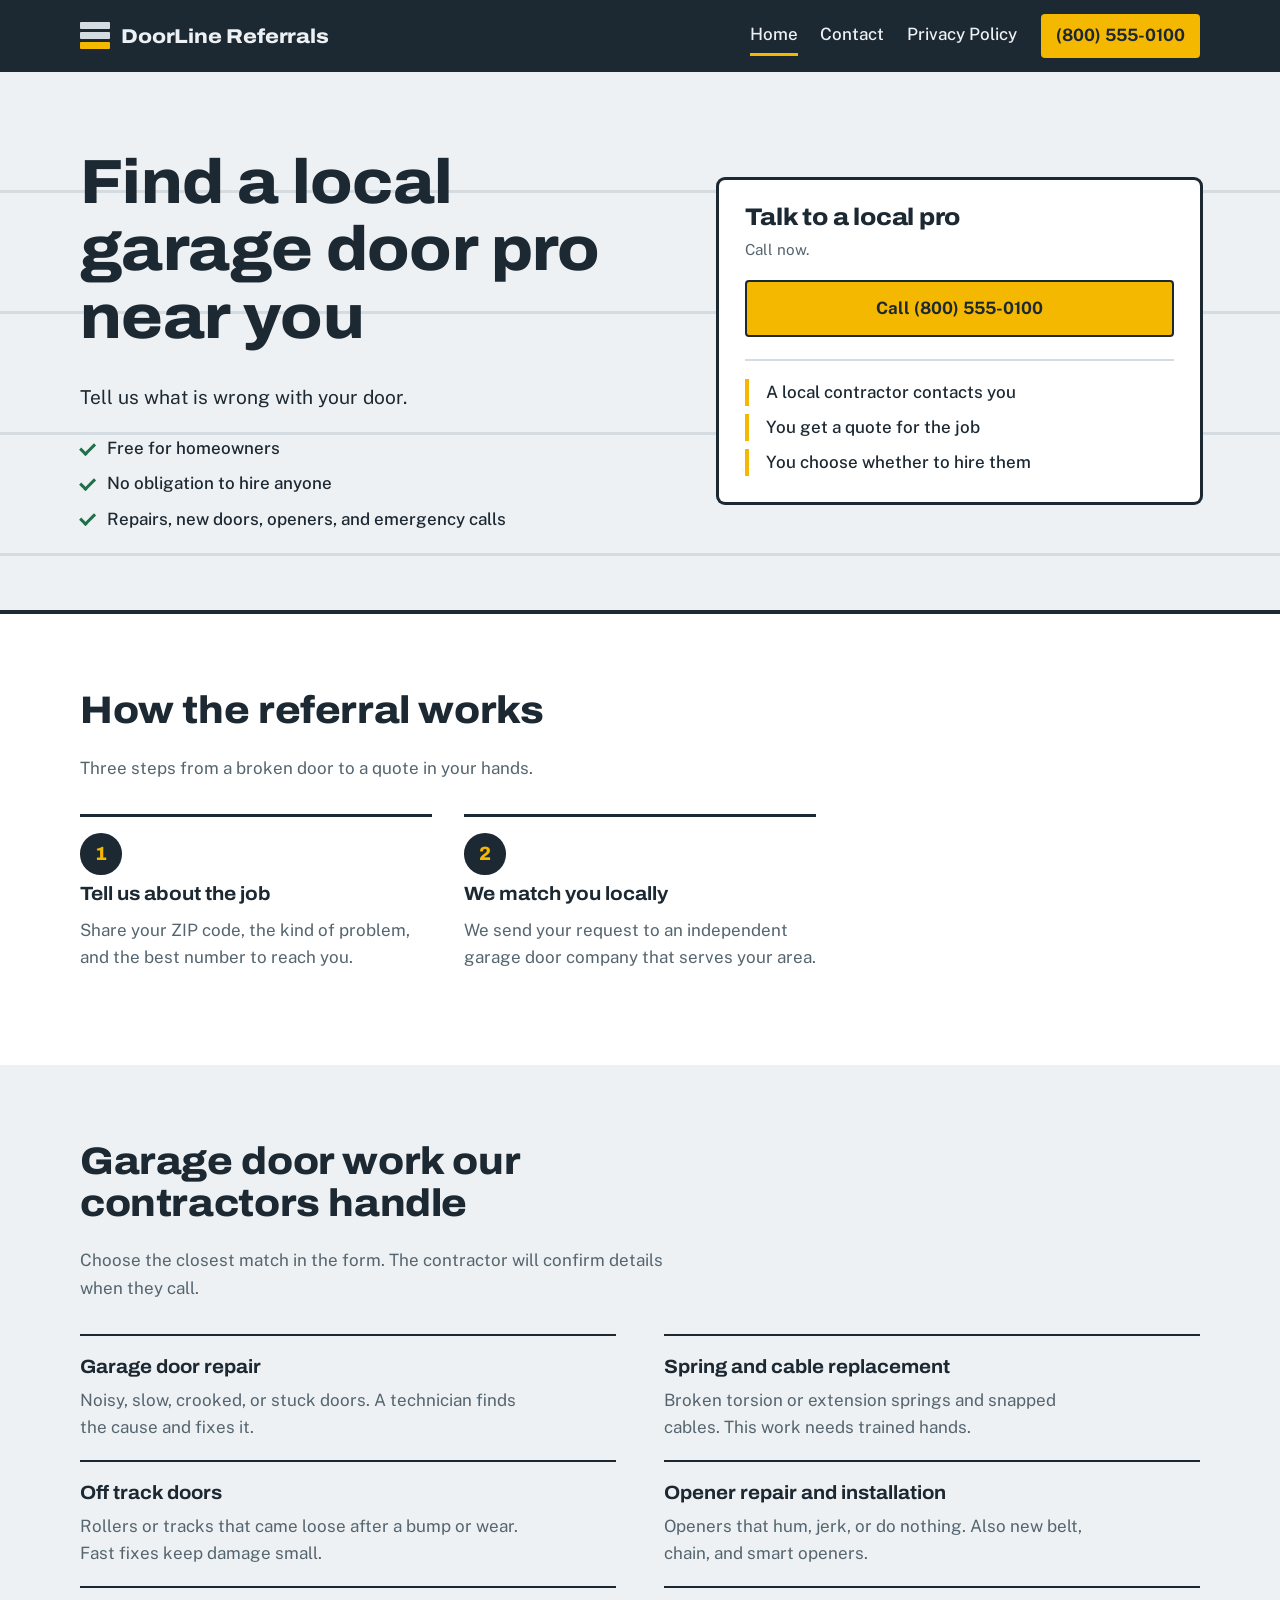
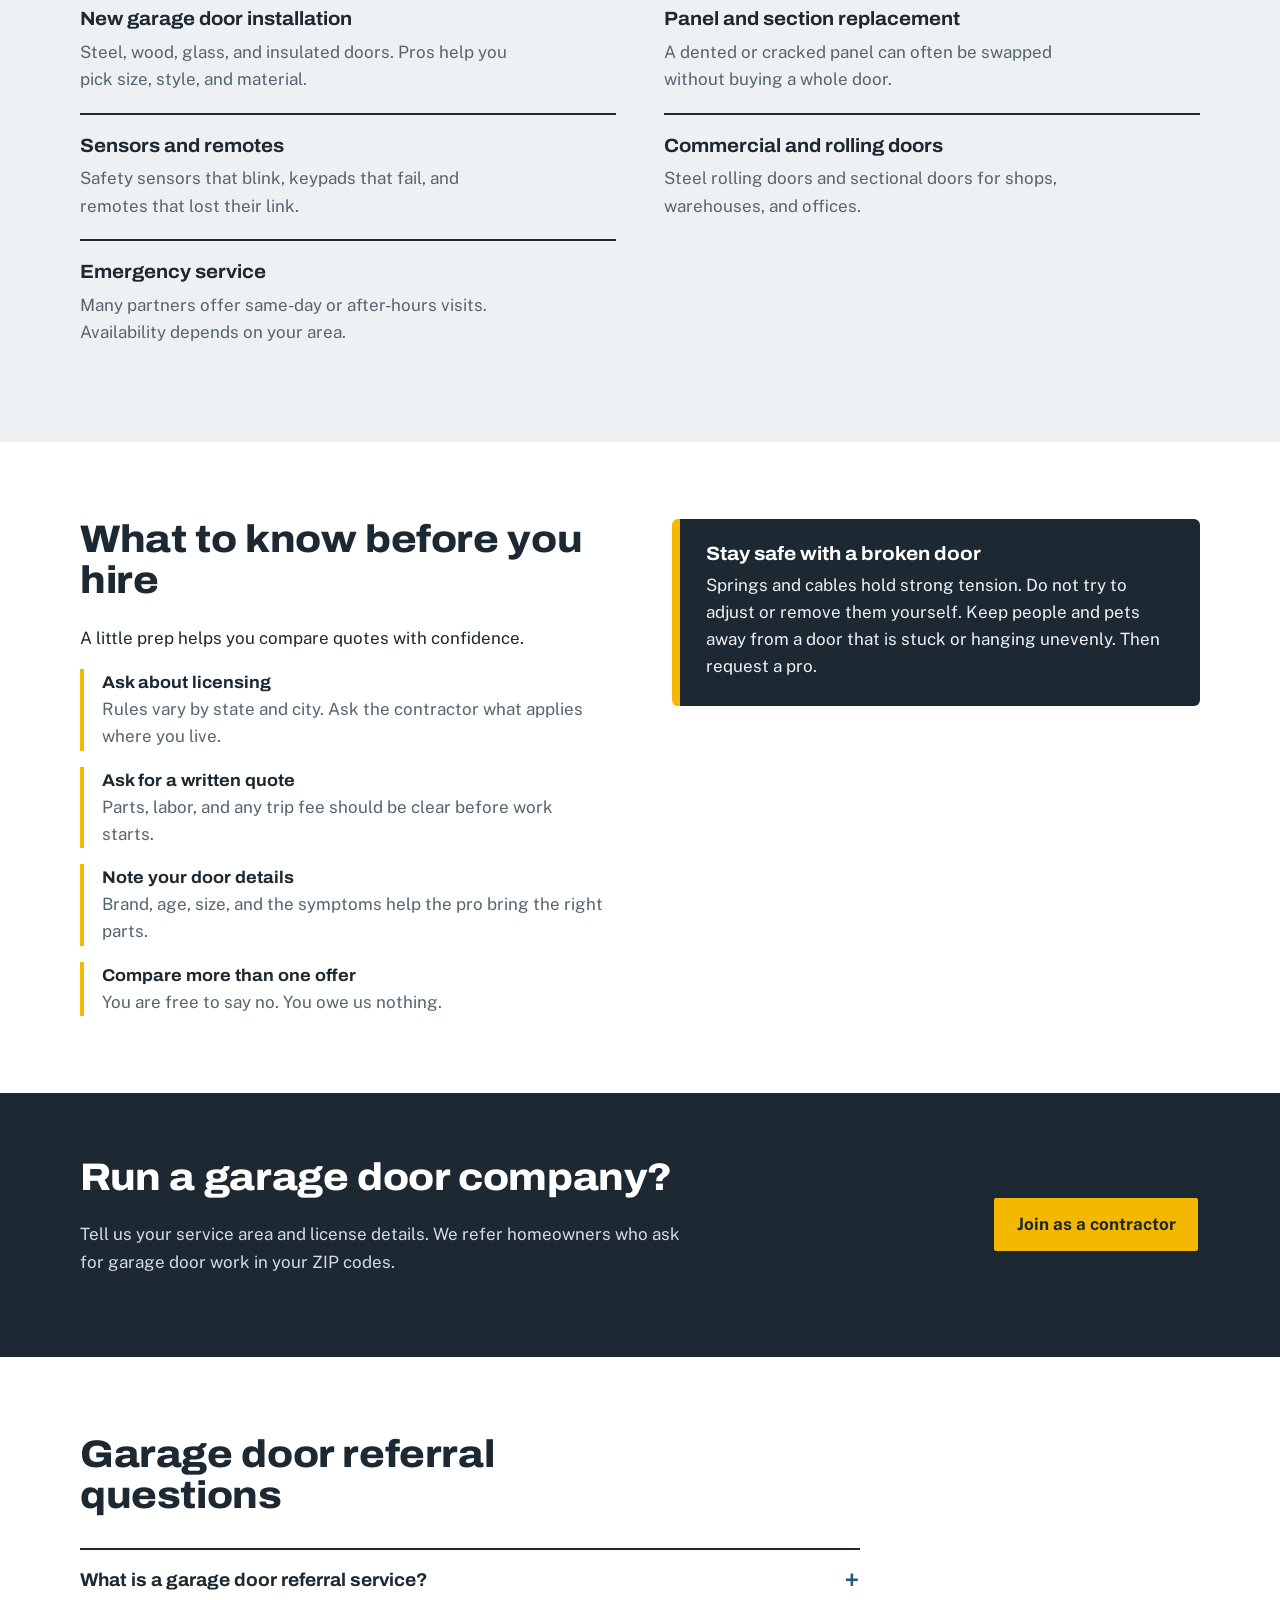
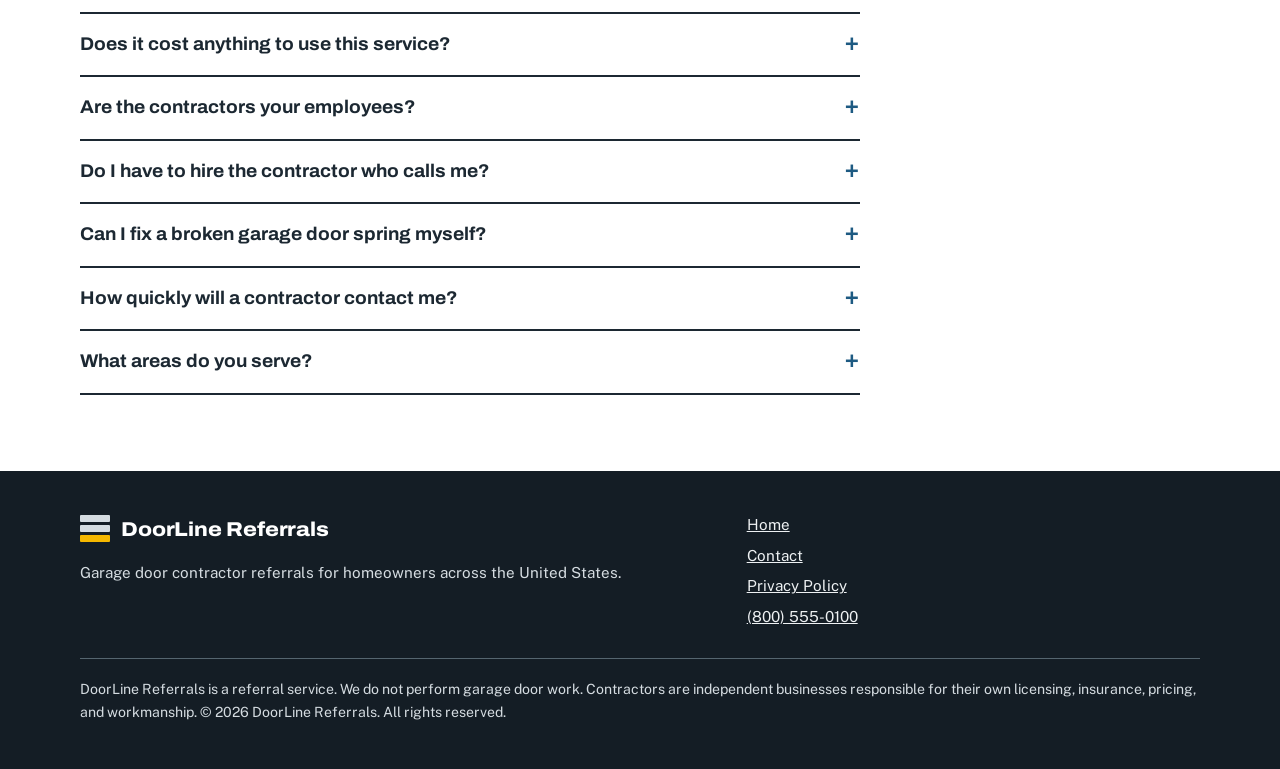
<file: index.html>
<!DOCTYPE html>
<html lang="en-US">
<head>
<meta charset="utf-8">
<meta name="viewport" content="width=device-width, initial-scale=1">
<title>Garage Door Contractor Referrals Near You | DoorLine Referrals</title>
<meta name="description" content="Need garage door repair or a new door? Tell us what you need. We refer your request to an independent local garage door contractor. Free for homeowners.">
<link rel="canonical" href="https://moderngaragedoors.pages.dev/">
<link rel="icon" href="https://moderngaragedoors.pages.dev/garage-door-line-repair-logo.webp" type="image/webp"/>
<meta name="robots" content="index, follow, max-image-preview:large">
<meta property="og:type" content="website">
<meta property="og:title" content="Garage Door Contractor Referrals Near You | DoorLine Referrals">
<meta property="og:description" content="We connect homeowners with independent local garage door contractors. Free to request. No obligation to hire.">
<meta property="og:url" content="https://moderngaragedoors.pages.dev/">
<meta name="theme-color" content="#1c2832">
<link rel="preconnect" href="https://fonts.googleapis.com">
<link rel="preconnect" href="https://fonts.gstatic.com" crossorigin>
<link rel="stylesheet" href="https://fonts.googleapis.com/css2?family=Archivo:wdth,wght@75..125,500..900&family=Public+Sans:wght@400;500;600;700&display=swap">
<link rel="stylesheet" href="styles.css">
<script type="application/ld+json">
{
  "@context": "https://schema.org",
  "@graph": [
    {
      "@type": "Organization",
      "@id": "https://moderngaragedoors.pages.dev/#organization",
      "name": "DoorLine Referrals",
      "url": "https://moderngaragedoors.pages.dev/contact",
      "telephone": "+1-800-555-0100",
      "areaServed": { "@type": "Country", "name": "United States" },
      "contactPoint": {
        "@type": "ContactPoint",
        "contactType": "customer service",
        "telephone": "+1-800-555-0100",
        "areaServed": "US",
        "availableLanguage": "English"
      }
    },
    {
      "@type": "WebSite",
      "@id": "https://moderngaragedoors.pages.dev/#website",
      "url": "https://moderngaragedoors.pages.dev/",
      "name": "DoorLine Referrals",
      "publisher": { "@id": "https://moderngaragedoors.pages.dev/#organization" },
      "inLanguage": "en-US"
    },
    {
      "@type": "WebPage",
      "@id": "https://moderngaragedoors.pages.dev/#webpage",
      "url": "https://moderngaragedoors.pages.dev/",
      "name": "Garage Door Contractor Referrals Near You",
      "description": "Homeowners request garage door service and we refer them to independent local contractors.",
      "isPartOf": { "@id": "https://moderngaragedoors.pages.dev/#website" },
      "about": { "@id": "https://moderngaragedoors.pages.dev/#service" },
      "breadcrumb": { "@id": "https://moderngaragedoors.pages.dev/contact#breadcrumb" },
      "inLanguage": "en-US"
    },
    {
      "@type": "Service",
      "@id": "https://moderngaragedoors.pages.dev/#service",
      "name": "Garage door contractor referral service",
      "serviceType": "Garage door contractor referral",
      "provider": { "@id": "https://moderngaragedoors.pages.dev/#organization" },
      "areaServed": { "@type": "Country", "name": "United States" },
      "audience": { "@type": "Audience", "audienceType": "Homeowners" },
      "description": "A free referral service that connects homeowners with independent local garage door repair and installation contractors."
    },
    {
      "@type": "BreadcrumbList",
      "@id": "https://moderngaragedoors.pages.dev/contact#breadcrumb",
      "itemListElement": [
        { "@type": "ListItem", "position": 1, "name": "Home", "item": "https://moderngaragedoors.pages.dev/contact" }
      ]
    },
    {
      "@type": "FAQPage",
      "@id": "https://moderngaragedoors.pages.dev/contact#faq",
      "mainEntity": [
        {
          "@type": "Question",
          "name": "What is a garage door referral service?",
          "acceptedAnswer": { "@type": "Answer", "text": "We are a go-between. You tell us about your garage door problem. We send your request to an independent contractor who serves your area. The contractor then contacts you directly." }
        },
        {
          "@type": "Question",
          "name": "Does it cost anything to use this service?",
          "acceptedAnswer": { "@type": "Answer", "text": "No. Homeowners pay nothing to send a request. You only pay the contractor if you choose to hire them for the work." }
        },
        {
          "@type": "Question",
          "name": "Are the contractors your employees?",
          "acceptedAnswer": { "@type": "Answer", "text": "No. Every contractor is an independent business. We do not perform garage door work, and we do not control how contractors price or complete their jobs." }
        },
        {
          "@type": "Question",
          "name": "Do I have to hire the contractor who calls me?",
          "acceptedAnswer": { "@type": "Answer", "text": "No. You can ask questions, compare quotes, and say no at any time. There is no obligation." }
        },
        {
          "@type": "Question",
          "name": "Can I fix a broken garage door spring myself?",
          "acceptedAnswer": { "@type": "Answer", "text": "We advise against it. Garage door springs hold very high tension and can cause serious injury. Leave spring and cable repairs to a trained technician." }
        },
        {
          "@type": "Question",
          "name": "How quickly will a contractor contact me?",
          "acceptedAnswer": { "@type": "Answer", "text": "Response time depends on your area and the time of day. If your door is stuck open or you need urgent help, say so in your request." }
        },
        {
          "@type": "Question",
          "name": "What areas do you serve?",
          "acceptedAnswer": { "@type": "Answer", "text": "We match requests across the United States by ZIP code. Coverage varies by area, so enter your ZIP code to start." }
        }
      ]
    }
  ]
}
</script>
</head>
<body>
<a class="skip" href="#main">Skip to main content</a>

<header class="site-header">
  <div class="wrap bar">
    <a class="brand" href="index.html" aria-label="DoorLine Referrals home">
      <span class="brand-mark" aria-hidden="true"><i></i><i></i><i></i></span>
      <span class="brand-name">DoorLine Referrals</span>
    </a>
    <nav aria-label="Main">
      <a href="index.html" aria-current="page">Home</a>
      <a href="contact.html">Contact</a>
      <a href="privacy-policy.html">Privacy Policy</a>
    </nav>
    <a class="tel" href="tel:+18005550100">(800) 555-0100</a>
  </div>
</header>

<main id="main">

  <section class="hero" aria-labelledby="hero-title">
    <div class="wrap hero-grid">
      <div>
        <h1 id="hero-title">Find a local garage door pro near you</h1>
        <p class="lead">Tell us what is wrong with your door.</p>
        <ul class="trust">
          <li>Free for homeowners</li>
          <li>No obligation to hire anyone</li>
          <li>Repairs, new doors, openers, and emergency calls</li>
        </ul>
      </div>

      <div class="quote-wrap">
        <div class="door" aria-hidden="true"><span></span><span></span><span></span><span></span></div>
        <div class="quote callcard">
          <h2>Talk to a local pro</h2>
          <p class="hint">Call now.</p>
          <a class="btn full" href="tel:+18005550100">Call (800) 555-0100</a>
          <ul class="next">
            <li>A local contractor contacts you</li>
            <li>You get a quote for the job</li>
            <li>You choose whether to hire them</li>
          </ul>
        </div>
      </div>
    </div>
  </section>

  <section class="section" id="how-it-works" aria-labelledby="how-title">
    <div class="wrap">
      <div class="section-head">
        <h2 id="how-title">How the referral works</h2>
        <p>Three steps from a broken door to a quote in your hands.</p>
      </div>
      <ol class="steps">
        <li>
          <h3>Tell us about the job</h3>
          <p>Share your ZIP code, the kind of problem, and the best number to reach you.</p>
        </li>
        <li>
          <h3>We match you locally</h3>
          <p>We send your request to an independent garage door company that serves your area.</p>
        </li>
      </ol>
    </div>
  </section>

  <section class="section tint" id="services" aria-labelledby="svc-title">
    <div class="wrap">
      <div class="section-head">
        <h2 id="svc-title">Garage door work our contractors handle</h2>
        <p>Choose the closest match in the form. The contractor will confirm details when they call.</p>
      </div>
      <dl class="svc">
        <div><dt>Garage door repair</dt><dd>Noisy, slow, crooked, or stuck doors. A technician finds the cause and fixes it.</dd></div>
        <div><dt>Spring and cable replacement</dt><dd>Broken torsion or extension springs and snapped cables. This work needs trained hands.</dd></div>
        <div><dt>Off track doors</dt><dd>Rollers or tracks that came loose after a bump or wear. Fast fixes keep damage small.</dd></div>
        <div><dt>Opener repair and installation</dt><dd>Openers that hum, jerk, or do nothing. Also new belt, chain, and smart openers.</dd></div>
        <div><dt>New garage door installation</dt><dd>Steel, wood, glass, and insulated doors. Pros help you pick size, style, and material.</dd></div>
        <div><dt>Panel and section replacement</dt><dd>A dented or cracked panel can often be swapped without buying a whole door.</dd></div>
        <div><dt>Sensors and remotes</dt><dd>Safety sensors that blink, keypads that fail, and remotes that lost their link.</dd></div>
        <div><dt>Commercial and rolling doors</dt><dd>Steel rolling doors and sectional doors for shops, warehouses, and offices.</dd></div>
        <div><dt>Emergency service</dt><dd>Many partners offer same-day or after-hours visits. Availability depends on your area.</dd></div>
      </dl>
    </div>
  </section>

  <section class="section" id="before-you-call" aria-labelledby="tips-title">
    <div class="wrap split">
      <div>
        <h2 id="tips-title">What to know before you hire</h2>
        <p>A little prep helps you compare quotes with confidence.</p>
        <ul class="checks">
          <li><strong>Ask about licensing</strong><span>Rules vary by state and city. Ask the contractor what applies where you live.</span></li>
          <li><strong>Ask for a written quote</strong><span>Parts, labor, and any trip fee should be clear before work starts.</span></li>
          <li><strong>Note your door details</strong><span>Brand, age, size, and the symptoms help the pro bring the right parts.</span></li>
          <li><strong>Compare more than one offer</strong><span>You are free to say no. You owe us nothing.</span></li>
        </ul>
      </div>
      <aside class="warn" aria-labelledby="safety-title">
        <h3 id="safety-title">Stay safe with a broken door</h3>
        <p>Springs and cables hold strong tension. Do not try to adjust or remove them yourself. Keep people and pets away from a door that is stuck or hanging unevenly. Then request a pro.</p>
      </aside>
    </div>
  </section>

  <section class="pro-band" id="for-contractors" aria-labelledby="pro-title">
    <div class="wrap grid">
      <div>
        <h2 id="pro-title">Run a garage door company?</h2>
        <p>Tell us your service area and license details. We refer homeowners who ask for garage door work in your ZIP codes.</p>
      </div>
      <a class="btn" href="contact.html?topic=contractor">Join as a contractor</a>
    </div>
  </section>

  <section class="section" id="faq" aria-labelledby="faq-title">
    <div class="wrap">
      <div class="section-head">
        <h2 id="faq-title">Garage door referral questions</h2>
      </div>
      <div class="faq">
        <details>
          <summary>What is a garage door referral service?</summary>
          <p>We are a go-between. You tell us about your garage door problem. We send your request to an independent contractor who serves your area. The contractor then contacts you directly.</p>
        </details>
        <details>
          <summary>Does it cost anything to use this service?</summary>
          <p>No. Homeowners pay nothing to send a request. You only pay the contractor if you choose to hire them for the work.</p>
        </details>
        <details>
          <summary>Are the contractors your employees?</summary>
          <p>No. Every contractor is an independent business. We do not perform garage door work, and we do not control how contractors price or complete their jobs.</p>
        </details>
        <details>
          <summary>Do I have to hire the contractor who calls me?</summary>
          <p>No. You can ask questions, compare quotes, and say no at any time. There is no obligation.</p>
        </details>
        <details>
          <summary>Can I fix a broken garage door spring myself?</summary>
          <p>We advise against it. Garage door springs hold very high tension and can cause serious injury. Leave spring and cable repairs to a trained technician.</p>
        </details>
        <details>
          <summary>How quickly will a contractor contact me?</summary>
          <p>Response time depends on your area and the time of day. If your door is stuck open or you need urgent help, say so in your request.</p>
        </details>
        <details>
          <summary>What areas do you serve?</summary>
          <p>We match requests across the United States by ZIP code. Coverage varies by area, so enter your ZIP code to start.</p>
        </details>
      </div>
    </div>
  </section>

</main>

<footer class="site-footer">
  <div class="wrap">
    <div class="foot">
      <div>
        <a class="brand" href="index.html"><span class="brand-mark" aria-hidden="true"><i></i><i></i><i></i></span><span class="brand-name">DoorLine Referrals</span></a>
        <p style="margin-top:1rem">Garage door contractor referrals for homeowners across the United States.</p>
      </div>
      <ul>
        <li><a href="index.html">Home</a></li>
        <li><a href="contact.html">Contact</a></li>
        <li><a href="privacy-policy.html">Privacy Policy</a></li>
        <li><a href="tel:+18005550100">(800) 555-0100</a></li>
      </ul>
    </div>
    <p class="disclosure">DoorLine Referrals is a referral service. We do not perform garage door work. Contractors are independent businesses responsible for their own licensing, insurance, pricing, and workmanship. &copy; 2026 DoorLine Referrals. All rights reserved.</p>
  </div>
</footer>

<script src="script.js" defer></script>
</body>
</html>
</file>
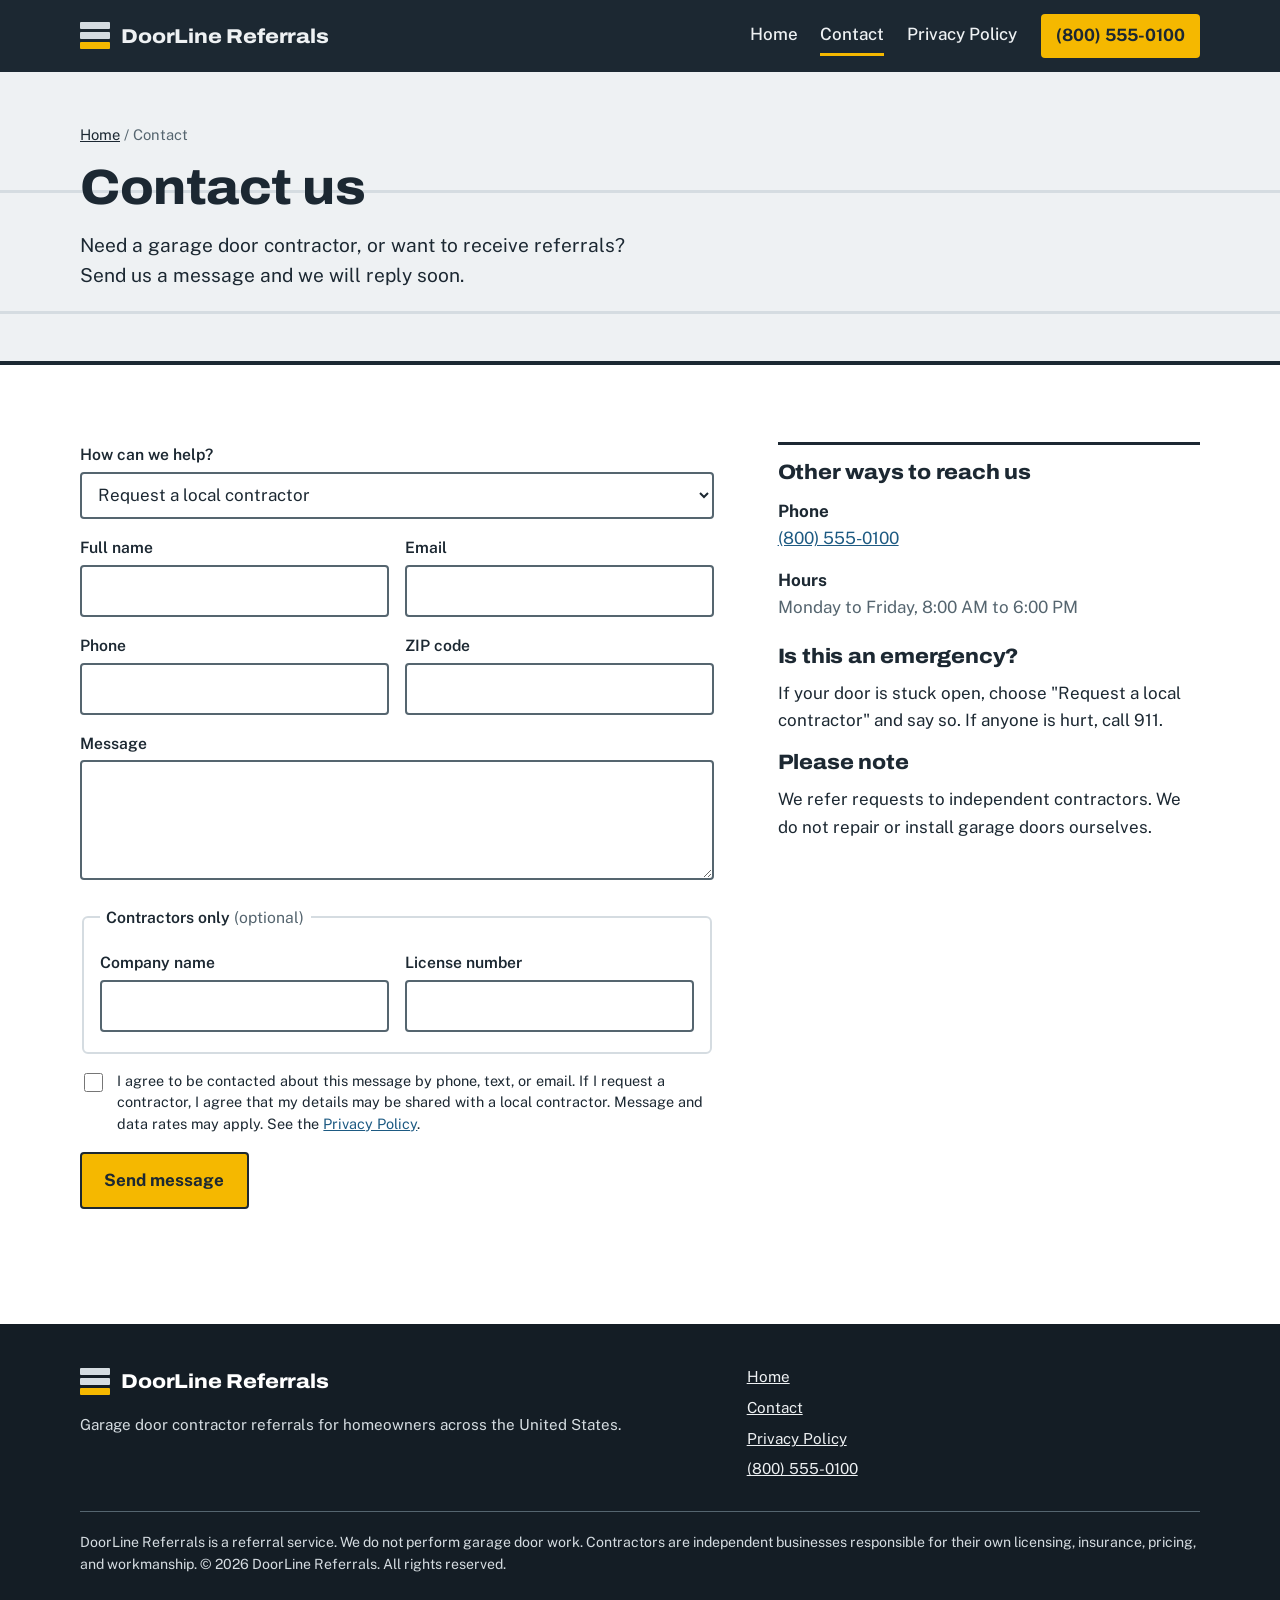
<file: contact.html>
<!DOCTYPE html>
<html lang="en-US">
<head>
<meta charset="utf-8">
<meta name="viewport" content="width=device-width, initial-scale=1">
<title>Contact DoorLine Referrals | Garage Door Referral Requests</title>
<meta name="description" content="Request a local garage door service, join our network as a contractor, or ask a question. Send a message to DoorLine Referrals.">
<link rel="canonical" href="https://moderngaragedoors.pages.dev/contact">
<link rel="icon" href="https://moderngaragedoors.pages.dev/garage-door-line-repair-logo.webp" type="image/webp"/>
<meta name="robots" content="index, follow, max-image-preview:large">
<meta property="og:type" content="website">
<meta property="og:title" content="Contact DoorLine Referrals">
<meta property="og:description" content="Request a garage door contractor or join our contractor network.">
<meta property="og:url" content="https://moderngaragedoors.pages.dev/contact">
<meta name="theme-color" content="#1c2832">
<link rel="preconnect" href="https://fonts.googleapis.com">
<link rel="preconnect" href="https://fonts.gstatic.com" crossorigin>
<link rel="stylesheet" href="https://fonts.googleapis.com/css2?family=Archivo:wdth,wght@75..125,500..900&family=Public+Sans:wght@400;500;600;700&display=swap">
<link rel="stylesheet" href="styles.css">
<script type="application/ld+json">
{
  "@context": "https://schema.org",
  "@graph": [
    {
      "@type": "Organization",
      "@id": "https://moderngaragedoors.pages.dev/#organization",
      "name": "DoorLine Referrals",
      "url": "https://moderngaragedoors.pages.dev/",
      "telephone": "+1-800-555-0100",
      "areaServed": { "@type": "Country", "name": "United States" },
      "contactPoint": {
        "@type": "ContactPoint",
        "contactType": "customer service",
        "telephone": "+1-800-555-0100",
        "areaServed": "US",
        "availableLanguage": "English"
      }
    },
    {
      "@type": "ContactPage",
      "@id": "https://moderngaragedoors.pages.dev/contact#webpage",
      "url": "https://moderngaragedoors.pages.dev/contact",
      "name": "Contact DoorLine Referrals",
      "description": "Contact page for garage door service and contractor applications.",
      "isPartOf": { "@id": "https://moderngaragedoors.pages.dev/#website" },
      "about": { "@id": "https://moderngaragedoors.pages.dev/#organization" },
      "breadcrumb": { "@id": "https://moderngaragedoors.pages.dev/contact#breadcrumb" },
      "inLanguage": "en-US"
    },
    {
      "@type": "BreadcrumbList",
      "@id": "https://moderngaragedoors.pages.dev/contact#breadcrumb",
      "itemListElement": [
        { "@type": "ListItem", "position": 1, "name": "Home", "item": "https://moderngaragedoors.pages.dev/" },
        { "@type": "ListItem", "position": 2, "name": "Contact", "item": "https://moderngaragedoors.pages.dev/contact" }
      ]
    },
    {
      "@type": "FAQPage",
      "@id": "https://moderngaragedoors.pages.dev/contact#faq",
      "mainEntity": [
        {
          "@type": "Question",
          "name": "How do I request a garage door contractor?",
          "acceptedAnswer": { "@type": "Answer", "text": "Choose Request a local contractor in the form, add your ZIP code and a short note about the problem, and send it. A local contractor will contact you." }
        },
        {
          "@type": "Question",
          "name": "How can a garage door company join your network?",
          "acceptedAnswer": { "@type": "Answer", "text": "Choose Join as a contractor in the form. Share your company name, license details, and the ZIP codes you serve. We will review your details and reply by email." }
        }
      ]
    }
  ]
}
</script>
</head>
<body>
<a class="skip" href="#main">Skip to main content</a>

<header class="site-header">
  <div class="wrap bar">
    <a class="brand" href="index.html" aria-label="DoorLine Referrals home">
      <span class="brand-mark" aria-hidden="true"><i></i><i></i><i></i></span>
      <span class="brand-name">DoorLine Referrals</span>
    </a>
    <nav aria-label="Main">
      <a href="index.html">Home</a>
      <a href="contact.html" aria-current="page">Contact</a>
      <a href="privacy-policy.html">Privacy Policy</a>
    </nav>
    <a class="tel" href="tel:+18005550100">(800) 555-0100</a>
  </div>
</header>

<main id="main">

  <section class="hero small" aria-labelledby="page-title">
    <div class="wrap">
      <p class="crumbs"><a href="index.html">Home</a> / Contact</p>
      <h1 id="page-title">Contact us</h1>
      <p class="lead">Need a garage door contractor, or want to receive referrals? Send us a message and we will reply soon.</p>
    </div>
  </section>

  <section class="section" aria-label="Contact form and details">
    <div class="wrap contact-grid">

      <form id="contact-form" data-form action="https://formspree.io/f/YOUR_FORM_ID" method="POST">
        <input type="hidden" name="form_name" value="Contact page">
        <input type="hidden" name="_subject" value="New message from the contact page">
        <div class="hp" aria-hidden="true"><label>Leave this field empty<input type="text" name="_gotcha" tabindex="-1" autocomplete="off"></label></div>

        <div class="field">
          <label for="topic">How can we help?</label>
          <select id="topic" name="topic" required>
            <option value="homeowner">Request a local contractor</option>
            <option value="contractor">Join as a contractor</option>
            <option value="question">Ask a general question</option>
            <option value="privacy">Privacy request</option>
          </select>
        </div>

        <div class="row">
          <div class="field">
            <label for="c-name">Full name</label>
            <input type="text" id="c-name" name="name" autocomplete="name" required>
          </div>
          <div class="field">
            <label for="c-email">Email</label>
            <input type="email" id="c-email" name="email" autocomplete="email" required>
          </div>
        </div>

        <div class="row">
          <div class="field">
            <label for="c-phone">Phone</label>
            <input type="tel" id="c-phone" name="phone" autocomplete="tel" inputmode="tel" required>
          </div>
          <div class="field">
            <label for="c-zip">ZIP code</label>
            <input type="text" id="c-zip" name="zip" autocomplete="postal-code" inputmode="numeric" pattern="[0-9]{5}" maxlength="5" required>
          </div>
        </div>

        <div class="field">
          <label for="c-msg">Message</label>
          <textarea id="c-msg" name="message" required></textarea>
        </div>

        <fieldset class="field" style="border:2px solid var(--panel);border-radius:6px;padding:1rem 1rem .2rem;margin-bottom:1rem">
          <legend style="padding:0 .4rem">Contractors only <span class="opt">(optional)</span></legend>
          <div class="row">
            <div class="field">
              <label for="c-company">Company name</label>
              <input type="text" id="c-company" name="company" autocomplete="organization">
            </div>
            <div class="field">
              <label for="c-license">License number</label>
              <input type="text" id="c-license" name="license">
            </div>
          </div>
        </fieldset>

        <label class="consent">
          <input type="checkbox" name="consent" value="yes" required>
          <span>I agree to be contacted about this message by phone, text, or email. If I request a contractor, I agree that my details may be shared with a local contractor. Message and data rates may apply. See the <a href="privacy-policy.html">Privacy Policy</a>.</span>
        </label>
        <button class="btn" type="submit">Send message</button>
        <p class="form-status" role="status" aria-live="polite"></p>
      </form>

      <aside class="side" aria-label="Contact details">
        <h2>Other ways to reach us</h2>
        <dl>
          <dt>Phone</dt>
          <dd><a href="tel:+18005550100">(800) 555-0100</a></dd>
          <dt>Hours</dt>
          <dd>Monday to Friday, 8:00 AM to 6:00 PM</dd>
                  </dl>
        <h2>Is this an emergency?</h2>
        <p>If your door is stuck open, choose "Request a local contractor" and say so. If anyone is hurt, call 911.</p>
        <h2>Please note</h2>
        <p>We refer requests to independent contractors. We do not repair or install garage doors ourselves.</p>
      </aside>

    </div>
  </section>

</main>

<footer class="site-footer">
  <div class="wrap">
    <div class="foot">
      <div>
        <a class="brand" href="index.html"><span class="brand-mark" aria-hidden="true"><i></i><i></i><i></i></span><span class="brand-name">DoorLine Referrals</span></a>
        <p style="margin-top:1rem">Garage door contractor referrals for homeowners across the United States.</p>
      </div>
      <ul>
        <li><a href="index.html">Home</a></li>
        <li><a href="contact.html">Contact</a></li>
        <li><a href="privacy-policy.html">Privacy Policy</a></li>
        <li><a href="tel:+18005550100">(800) 555-0100</a></li>
      </ul>
    </div>
    <p class="disclosure">DoorLine Referrals is a referral service. We do not perform garage door work. Contractors are independent businesses responsible for their own licensing, insurance, pricing, and workmanship. &copy; 2026 DoorLine Referrals. All rights reserved.</p>
  </div>
</footer>

<script src="script.js" defer></script>
</body>
</html>
</file>
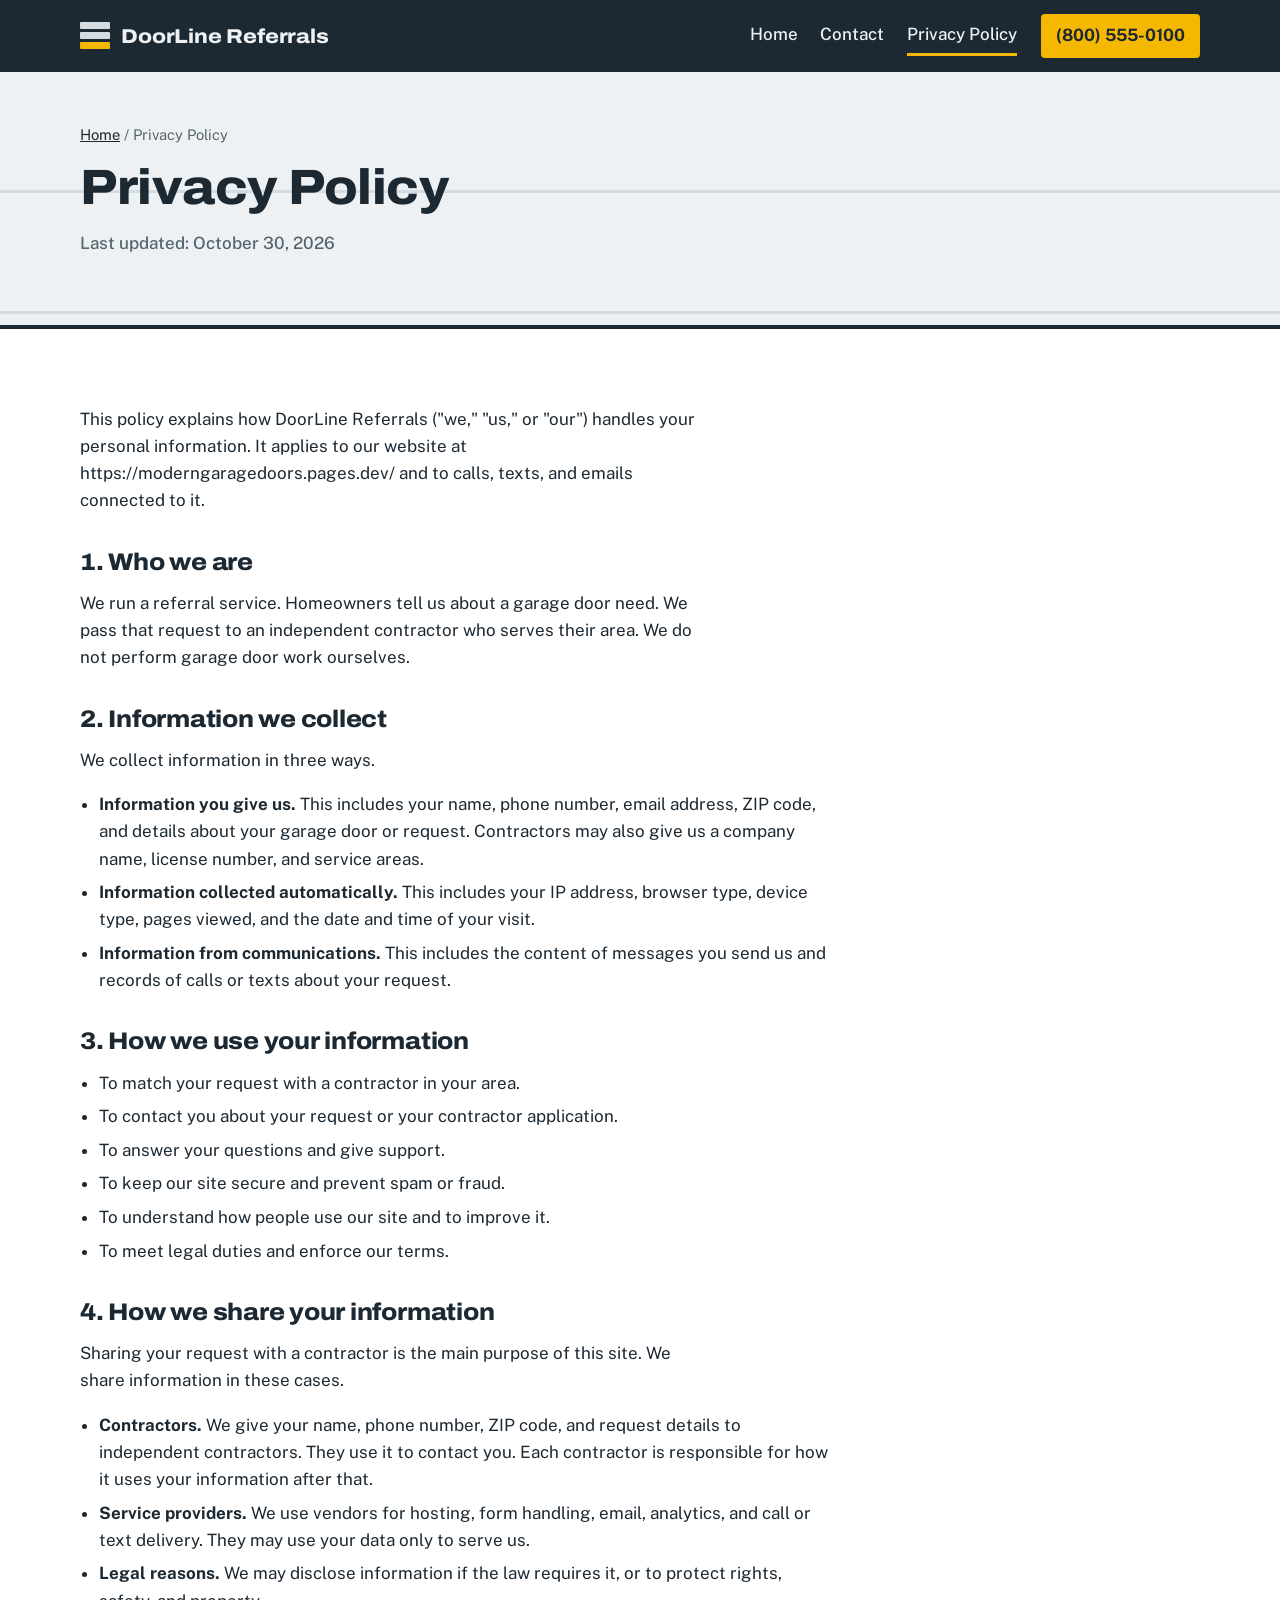
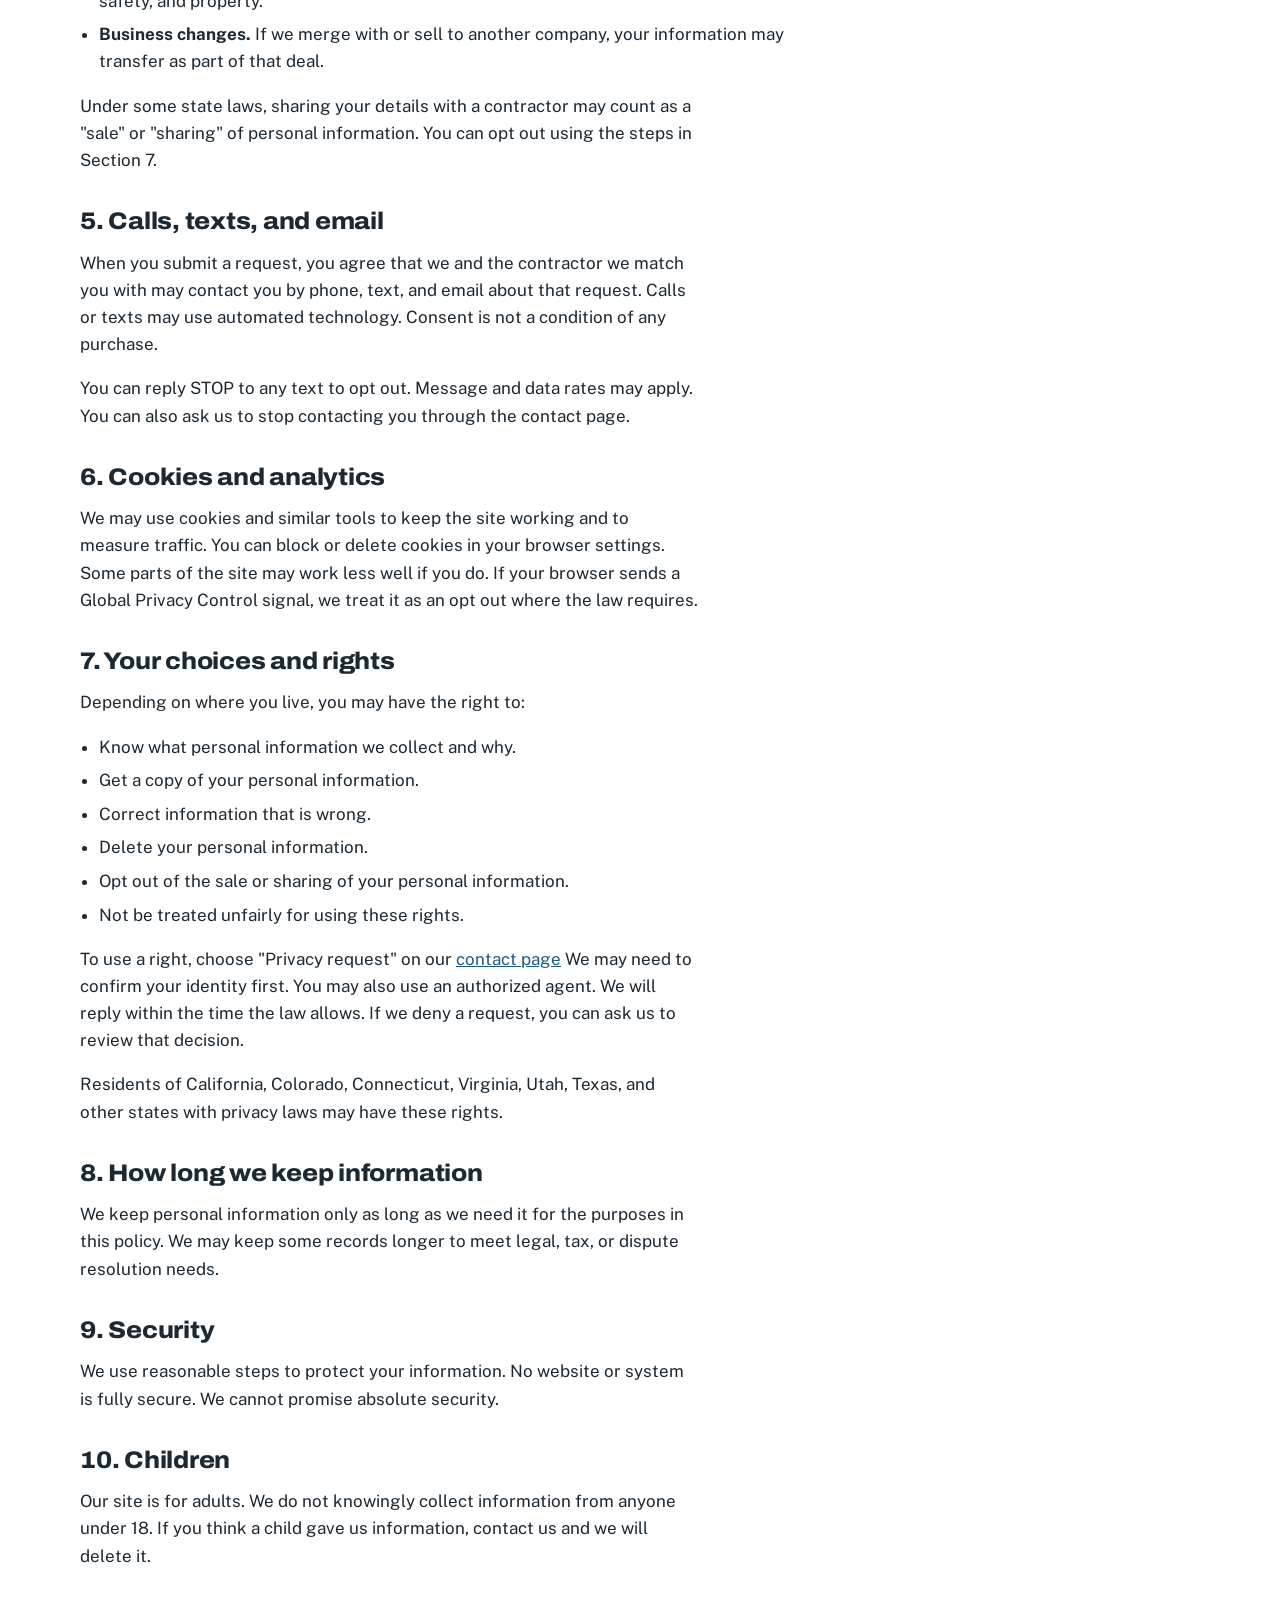
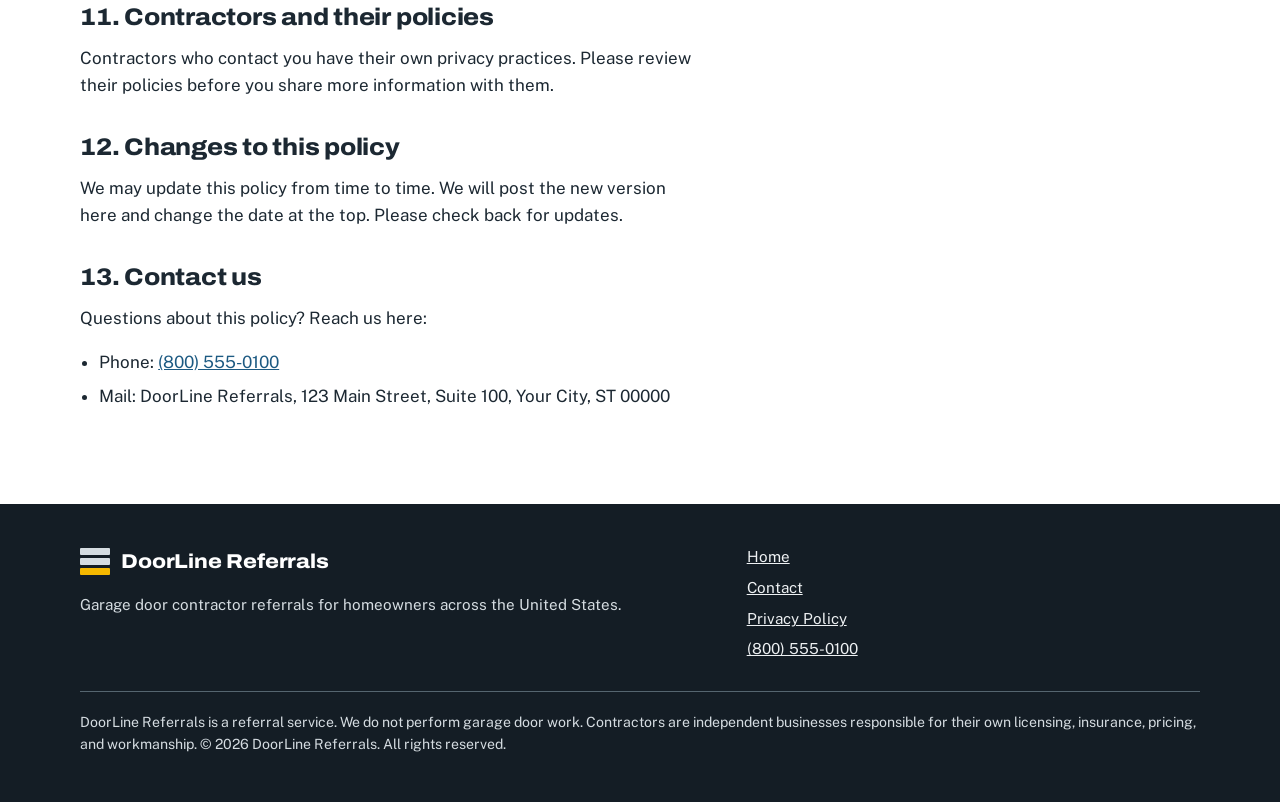
<file: privacy-policy.html>
<!DOCTYPE html>
<html lang="en-US">
<head>
<meta charset="utf-8">
<meta name="viewport" content="width=device-width, initial-scale=1">
<title>Privacy Policy | DoorLine Referrals</title>
<meta name="description" content="Read how DoorLine Referrals collects, uses, and shares your information when you request a garage door contractor, and the choices you have.">
<link rel="canonical" href="https://moderngaragedoors.pages.dev/privacy-policy">
<link rel="icon" href="https://moderngaragedoors.pages.dev/garage-door-line-repair-logo.webp" type="image/webp"/>
<meta name="robots" content="index, follow">
<meta name="theme-color" content="#1c2832">
<link rel="preconnect" href="https://fonts.googleapis.com">
<link rel="preconnect" href="https://fonts.gstatic.com" crossorigin>
<link rel="stylesheet" href="https://fonts.googleapis.com/css2?family=Archivo:wdth,wght@75..125,500..900&family=Public+Sans:wght@400;500;600;700&display=swap">
<link rel="stylesheet" href="styles.css">
<script type="application/ld+json">
{
  "@context": "https://schema.org",
  "@graph": [
    {
      "@type": "Organization",
      "@id": "https://moderngaragedoors.pages.dev/#organization",
      "name": "DoorLine Referrals",
      "url": "https://moderngaragedoors.pages.dev/",
    },
    {
      "@type": "WebPage",
      "@id": "https://moderngaragedoors.pages.dev/privacy-policy#webpage",
      "url": "https://moderngaragedoors.pages.dev/privacy-policy",
      "name": "Privacy Policy",
      "description": "How DoorLine Referrals collects, uses, and shares personal information.",
      "isPartOf": { "@id": "https://moderngaragedoors.pages.dev/#website" },
      "breadcrumb": { "@id": "https://moderngaragedoors.pages.dev/privacy-policy#breadcrumb" },
      "dateModified": "2026-10-30",
      "inLanguage": "en-US"
    },
    {
      "@type": "BreadcrumbList",
      "@id": "https://moderngaragedoors.pages.dev/privacy-policy#breadcrumb",
      "itemListElement": [
        { "@type": "ListItem", "position": 1, "name": "Home", "item": "https://moderngaragedoors.pages.dev/" },
        { "@type": "ListItem", "position": 2, "name": "Privacy Policy", "item": "https://moderngaragedoors.pages.dev/privacy-policy" }
      ]
    },
    {
      "@type": "FAQPage",
      "@id": "https://moderngaragedoors.pages.dev/privacy-policy#faq",
      "mainEntity": [
        {
          "@type": "Question",
          "name": "Who receives my information when I request a garage door contractor?",
          "acceptedAnswer": { "@type": "Answer", "text": "We share your name, phone number, ZIP code, and request details with an independent contractor that serves your area, so they can contact you about the job." }
        },
        {
          "@type": "Question",
          "name": "How do I ask DoorLine Referrals to delete my information?",
          "acceptedAnswer": { "@type": "Answer", "text": "Send a privacy request through the contact page or by email. We will verify your identity and respond within the time required by law." }
        }
      ]
    }
  ]
}
</script>
</head>
<body>
<a class="skip" href="#main">Skip to main content</a>

<header class="site-header">
  <div class="wrap bar">
    <a class="brand" href="index.html" aria-label="DoorLine Referrals home">
      <span class="brand-mark" aria-hidden="true"><i></i><i></i><i></i></span>
      <span class="brand-name">DoorLine Referrals</span>
    </a>
    <nav aria-label="Main">
      <a href="index.html">Home</a>
      <a href="contact.html">Contact</a>
      <a href="privacy-policy.html" aria-current="page">Privacy Policy</a>
    </nav>
    <a class="tel" href="tel:+18005550100">(800) 555-0100</a>
  </div>
</header>

<main id="main">

  <section class="hero small" aria-labelledby="page-title">
    <div class="wrap">
      <p class="crumbs"><a href="index.html">Home</a> / Privacy Policy</p>
      <h1 id="page-title">Privacy Policy</h1>
      <p class="updated">Last updated: October 30, 2026</p>
    </div>
  </section>

  <section class="section">
    <div class="wrap">
      <article class="legal">

        <p>This policy explains how DoorLine Referrals ("we," "us," or "our") handles your personal information. It applies to our website at https://moderngaragedoors.pages.dev/ and to calls, texts, and emails connected to it.</p>

        <h2 id="who">1. Who we are</h2>
        <p>We run a referral service. Homeowners tell us about a garage door need. We pass that request to an independent contractor who serves their area. We do not perform garage door work ourselves.</p>

        <h2 id="collect">2. Information we collect</h2>
        <p>We collect information in three ways.</p>
        <ul>
          <li><strong>Information you give us.</strong> This includes your name, phone number, email address, ZIP code, and details about your garage door or request. Contractors may also give us a company name, license number, and service areas.</li>
          <li><strong>Information collected automatically.</strong> This includes your IP address, browser type, device type, pages viewed, and the date and time of your visit.</li>
          <li><strong>Information from communications.</strong> This includes the content of messages you send us and records of calls or texts about your request.</li>
        </ul>

        <h2 id="use">3. How we use your information</h2>
        <ul>
          <li>To match your request with a contractor in your area.</li>
          <li>To contact you about your request or your contractor application.</li>
          <li>To answer your questions and give support.</li>
          <li>To keep our site secure and prevent spam or fraud.</li>
          <li>To understand how people use our site and to improve it.</li>
          <li>To meet legal duties and enforce our terms.</li>
        </ul>

        <h2 id="share">4. How we share your information</h2>
        <p>Sharing your request with a contractor is the main purpose of this site. We share information in these cases.</p>
        <ul>
          <li><strong>Contractors.</strong> We give your name, phone number, ZIP code, and request details to independent contractors. They use it to contact you. Each contractor is responsible for how it uses your information after that.</li>
          <li><strong>Service providers.</strong> We use vendors for hosting, form handling, email, analytics, and call or text delivery. They may use your data only to serve us.</li>
          <li><strong>Legal reasons.</strong> We may disclose information if the law requires it, or to protect rights, safety, and property.</li>
          <li><strong>Business changes.</strong> If we merge with or sell to another company, your information may transfer as part of that deal.</li>
        </ul>
        <p>Under some state laws, sharing your details with a contractor may count as a "sale" or "sharing" of personal information. You can opt out using the steps in Section 7.</p>

        <h2 id="contact-consent">5. Calls, texts, and email</h2>
        <p>When you submit a request, you agree that we and the contractor we match you with may contact you by phone, text, and email about that request. Calls or texts may use automated technology. Consent is not a condition of any purchase.</p>
        <p>You can reply STOP to any text to opt out. Message and data rates may apply. You can also ask us to stop contacting you through the contact page.</p>

        <h2 id="cookies">6. Cookies and analytics</h2>
        <p>We may use cookies and similar tools to keep the site working and to measure traffic. You can block or delete cookies in your browser settings. Some parts of the site may work less well if you do. If your browser sends a Global Privacy Control signal, we treat it as an opt out where the law requires.</p>

        <h2 id="rights">7. Your choices and rights</h2>
        <p>Depending on where you live, you may have the right to:</p>
        <ul>
          <li>Know what personal information we collect and why.</li>
          <li>Get a copy of your personal information.</li>
          <li>Correct information that is wrong.</li>
          <li>Delete your personal information.</li>
          <li>Opt out of the sale or sharing of your personal information.</li>
          <li>Not be treated unfairly for using these rights.</li>
        </ul>
        <p>To use a right, choose "Privacy request" on our <a href="https://moderngaragedoors.pages.dev/contact">contact page</a> We may need to confirm your identity first. You may also use an authorized agent. We will reply within the time the law allows. If we deny a request, you can ask us to review that decision.</p>
        <p>Residents of California, Colorado, Connecticut, Virginia, Utah, Texas, and other states with privacy laws may have these rights.</p>

        <h2 id="retention">8. How long we keep information</h2>
        <p>We keep personal information only as long as we need it for the purposes in this policy. We may keep some records longer to meet legal, tax, or dispute resolution needs.</p>

        <h2 id="security">9. Security</h2>
        <p>We use reasonable steps to protect your information. No website or system is fully secure. We cannot promise absolute security.</p>

        <h2 id="children">10. Children</h2>
        <p>Our site is for adults. We do not knowingly collect information from anyone under 18. If you think a child gave us information, contact us and we will delete it.</p>

        <h2 id="links">11. Contractors and their policies</h2>
        <p>Contractors who contact you have their own privacy practices. Please review their policies before you share more information with them.</p>

        <h2 id="changes">12. Changes to this policy</h2>
        <p>We may update this policy from time to time. We will post the new version here and change the date at the top. Please check back for updates.</p>

        <h2 id="contact">13. Contact us</h2>
        <p>Questions about this policy? Reach us here:</p>
        <ul>
          <li>Phone: <a href="tel:+18005550100">(800) 555-0100</a></li>
          <li>Mail: DoorLine Referrals, 123 Main Street, Suite 100, Your City, ST 00000</li>
        </ul>

      </article>
    </div>
  </section>

</main>

<footer class="site-footer">
  <div class="wrap">
    <div class="foot">
      <div>
        <a class="brand" href="index.html"><span class="brand-mark" aria-hidden="true"><i></i><i></i><i></i></span><span class="brand-name">DoorLine Referrals</span></a>
        <p style="margin-top:1rem">Garage door contractor referrals for homeowners across the United States.</p>
      </div>
      <ul>
        <li><a href="/">Home</a></li>
        <li><a href="/contact">Contact</a></li>
        <li><a href="/privacy-policy">Privacy Policy</a></li>
        <li><a href="tel:+18005550100">(800) 555-0100</a></li>
             </ul>
    </div>
    <p class="disclosure">DoorLine Referrals is a referral service. We do not perform garage door work. Contractors are independent businesses responsible for their own licensing, insurance, pricing, and workmanship. &copy; 2026 DoorLine Referrals. All rights reserved.</p>
  </div>
</footer>

<script src="script.js" defer></script>
</body>
</html>
</file>
<file: styles.css>
:root{
  --ink:#1c2832;
  --ink-deep:#141d25;
  --steel:#55656f;
  --panel:#d5dce1;
  --door:#eef1f3;
  --white:#ffffff;
  --signal:#f5b800;
  --signal-hi:#ffc933;
  --blue:#1d5a82;
  --ok:#1f6f4a;
  --err:#a32d2d;
  --f-head:"Archivo","Segoe UI",system-ui,Arial,sans-serif;
  --f-body:"Public Sans","Segoe UI",system-ui,Arial,sans-serif;
  --max:1120px;
}
*,*::before,*::after{box-sizing:border-box}
html{scroll-behavior:smooth}
body{margin:0;font-family:var(--f-body);font-size:1.0625rem;line-height:1.6;color:var(--ink);background:var(--white)}
img,svg{max-width:100%;display:block}
a{color:var(--blue)}
a:hover{color:var(--ink)}
:focus-visible{outline:3px solid var(--signal);outline-offset:3px;box-shadow:0 0 0 5px var(--ink)}
.wrap{width:min(100% - 2.5rem,var(--max));margin-inline:auto}
.skip{position:absolute;left:-999px;top:0;background:var(--signal);color:var(--ink);padding:.6rem 1rem;z-index:20;font-weight:700}
.skip:focus{left:0}

h1,h2,h3{font-family:var(--f-head);font-stretch:108%;line-height:1.08;letter-spacing:-.01em;margin:0 0 .6em;color:var(--ink)}
h1{font-size:clamp(2.35rem,5.2vw,3.9rem);font-weight:800}
h2{font-size:clamp(1.7rem,3.4vw,2.4rem);font-weight:800}
h3{font-size:1.2rem;font-weight:700;letter-spacing:0}
p{margin:0 0 1em;max-width:62ch}

/* header */
.site-header{background:var(--ink);color:var(--door)}
.bar{display:flex;align-items:center;gap:1.5rem;padding-block:.9rem;flex-wrap:wrap}
.brand{display:flex;align-items:center;gap:.7rem;text-decoration:none;color:var(--door);margin-right:auto}
.brand-mark{display:grid;gap:3px;width:30px}
.brand-mark i{display:block;height:7px;background:var(--panel);border-radius:1px}
.brand-mark i:last-child{background:var(--signal)}
.brand-name{font-family:var(--f-head);font-stretch:112%;font-weight:800;font-size:1.25rem;letter-spacing:-.01em}
.site-header nav{display:flex;gap:1.4rem;flex-wrap:wrap}
.site-header nav a{color:var(--door);text-decoration:none;font-weight:500;padding-block:.3rem;border-bottom:3px solid transparent}
.site-header nav a:hover,.site-header nav a[aria-current="page"]{border-bottom-color:var(--signal)}
.tel{color:var(--ink);background:var(--signal);text-decoration:none;font-weight:700;padding:.5rem .95rem;border-radius:4px}
.tel:hover{background:var(--signal-hi);color:var(--ink)}

/* hero: panel seams run behind the content like a closed door */
.hero{background:repeating-linear-gradient(to bottom,var(--door) 0,var(--door) 118px,var(--panel) 118px,var(--panel) 121px);padding-block:clamp(2.5rem,6vw,5rem);border-bottom:4px solid var(--ink)}
.hero-grid{display:grid;grid-template-columns:1.1fr .9fr;gap:clamp(1.8rem,4vw,3.5rem);align-items:center}
.hero h1{margin-bottom:.5em}
.lead{font-size:1.2rem;color:var(--ink);max-width:48ch}
.trust{list-style:none;margin:1.4rem 0 0;padding:0;display:grid;gap:.5rem}
.trust li{padding-left:1.7rem;position:relative;font-weight:500}
.trust li::before{content:"";position:absolute;left:0;top:.45em;width:.95rem;height:.55rem;border-left:3px solid var(--ok);border-bottom:3px solid var(--ok);transform:rotate(-45deg)}

.hero.small{padding-block:clamp(2rem,4vw,3.2rem)}
.hero.small h1{font-size:clamp(2rem,4.4vw,3.1rem);margin-bottom:.3em}

/* quote card with a door that rolls up once on load */
.quote-wrap{position:relative;border-radius:6px;overflow:hidden;background:var(--white);box-shadow:0 0 0 3px var(--ink)}
.quote{padding:1.6rem}
.quote h2{font-size:1.5rem;margin-bottom:.3em}
.quote .hint{font-size:.95rem;color:var(--steel);margin-bottom:1.1rem}
.door{position:absolute;inset:0;z-index:3;display:grid;grid-template-rows:repeat(4,1fr);background:var(--panel);pointer-events:none;animation:roll 1.3s cubic-bezier(.65,0,.35,1) .6s forwards}
.door span{position:relative;border-bottom:3px solid var(--steel);background:linear-gradient(#e8edf0,#cfd7dc)}
.door span:last-child{border-bottom:0}
.door span:last-child::after{content:"";position:absolute;left:50%;bottom:16px;width:48px;height:8px;margin-left:-24px;border-radius:4px;background:var(--steel)}
@keyframes roll{to{transform:translateY(-101%);visibility:hidden}}

/* forms */
.field{margin-bottom:1rem}
.field label,.field legend{display:block;font-weight:600;margin-bottom:.3rem;font-size:.98rem;padding:0}
.field .opt{font-weight:400;color:var(--steel)}
input[type=text],input[type=tel],input[type=email],select,textarea{width:100%;font:inherit;color:var(--ink);background:var(--white);border:2px solid var(--steel);border-radius:4px;padding:.65rem .75rem;min-height:46px}
textarea{min-height:120px;resize:vertical}
input:focus,select:focus,textarea:focus{border-color:var(--ink)}
.row{display:grid;grid-template-columns:1fr 1fr;gap:0 1rem}
.consent{display:grid;grid-template-columns:auto 1fr;gap:.7rem;align-items:start;font-size:.9rem;color:var(--ink);margin:.4rem 0 1.1rem;line-height:1.5}
.consent input{width:1.2rem;height:1.2rem;margin-top:.2rem;accent-color:var(--ink)}
.btn{display:inline-block;font:inherit;font-weight:700;cursor:pointer;color:var(--ink);background:var(--signal);border:2px solid var(--ink);border-radius:4px;padding:.8rem 1.4rem;text-decoration:none;min-height:48px}
.btn:hover{background:var(--signal-hi);color:var(--ink)}
.btn:disabled{opacity:.6;cursor:wait}
.btn.full{width:100%}
.form-status{margin:.9rem 0 0;font-weight:600;min-height:1.4em}
.form-status.ok{color:var(--ok)}
.form-status.err{color:var(--err)}
.hp{position:absolute;left:-9999px;height:0;overflow:hidden}

/* sections */
.section{padding-block:clamp(3rem,6vw,5rem)}
.section.tint{background:var(--door)}
.section-head{margin-bottom:2rem;max-width:60ch}
.section-head p{color:var(--steel)}

.steps{list-style:none;margin:0;padding:0;display:grid;grid-template-columns:repeat(3,1fr);gap:2rem;counter-reset:s}
.steps li{counter-increment:s;position:relative;padding-top:4.2rem;border-top:3px solid var(--ink)}
.steps li::before{content:counter(s);position:absolute;top:1rem;left:0;width:2.6rem;height:2.6rem;border-radius:50%;background:var(--ink);color:var(--signal);font-family:var(--f-head);font-weight:800;font-size:1.2rem;display:grid;place-items:center}
.steps p{color:var(--steel)}

.svc{display:grid;grid-template-columns:1fr 1fr;gap:0 3rem;margin:0}
.svc div{border-top:2px solid var(--ink);padding:1rem 0 1.2rem}
.svc dt{font-family:var(--f-head);font-stretch:106%;font-weight:700;font-size:1.2rem;margin-bottom:.25rem}
.svc dd{margin:0;color:var(--steel);max-width:44ch}

.split{display:grid;grid-template-columns:1fr 1fr;gap:clamp(2rem,5vw,4rem);align-items:start}
.checks{list-style:none;margin:0;padding:0;display:grid;gap:1rem}
.checks li{padding-left:1.1rem;border-left:4px solid var(--signal)}
.checks strong{display:block;font-family:var(--f-head);font-stretch:106%}
.checks span{color:var(--steel)}

.warn{background:var(--ink);color:var(--door);padding:1.6rem;border-radius:6px;border-left:8px solid var(--signal)}
.warn h3{color:var(--white);margin-bottom:.4rem}
.warn p{margin:0;max-width:none}

.pro-band{background:var(--ink);color:var(--door);padding-block:clamp(2.6rem,5vw,4rem)}
.pro-band h2{color:var(--white)}
.pro-band p{color:var(--panel)}
.pro-band .grid{display:grid;grid-template-columns:1.4fr auto;gap:2rem;align-items:center}

.faq{max-width:780px}
.faq details{border-top:2px solid var(--ink);padding:1rem 0}
.faq details:last-child{border-bottom:2px solid var(--ink)}
.faq summary{cursor:pointer;font-family:var(--f-head);font-stretch:104%;font-weight:700;font-size:1.15rem;list-style:none;display:flex;justify-content:space-between;gap:1rem}
.faq summary::-webkit-details-marker{display:none}
.faq summary::after{content:"+";font-size:1.5rem;line-height:1;color:var(--blue)}
.faq details[open] summary::after{content:"\2212"}
.faq details p{margin:.7rem 0 0;color:var(--steel)}

/* contact + legal */
.contact-grid{display:grid;grid-template-columns:1.2fr .8fr;gap:clamp(2rem,5vw,4rem);align-items:start}
.side{border-top:3px solid var(--ink);padding-top:1rem}
.side h2{font-size:1.3rem}
.side dl{margin:0 0 1.5rem}
.side dt{font-weight:700;margin-top:.9rem}
.side dd{margin:0;color:var(--steel)}
.legal{max-width:760px}
.legal h2{font-size:1.5rem;margin-top:2.2rem}
.legal ul{padding-left:1.2rem;margin:0 0 1em}
.legal li{margin-bottom:.4rem}
.updated{color:var(--steel);font-weight:500}
.crumbs{font-size:.92rem;margin-bottom:.9rem;color:var(--steel)}
.crumbs a{color:var(--ink)}

/* footer */
.site-footer{background:var(--ink-deep);color:var(--panel);padding-block:2.6rem 2rem;font-size:.95rem}
.foot{display:grid;grid-template-columns:1.4fr 1fr;gap:2rem}
.site-footer a{color:var(--door)}
.site-footer ul{list-style:none;margin:0;padding:0;display:grid;gap:.4rem}
.site-footer .brand-name{color:var(--white)}
.disclosure{border-top:1px solid var(--steel);margin-top:1.8rem;padding-top:1.2rem;font-size:.88rem;max-width:none}

@media (max-width:860px){
  .hero-grid,.split,.contact-grid,.foot,.pro-band .grid{grid-template-columns:1fr}
  .steps{grid-template-columns:1fr}
  .svc{grid-template-columns:1fr}
}
@media (max-width:520px){
  .row{grid-template-columns:1fr}
  .tel{order:3;width:100%;text-align:center}
}
@media (prefers-reduced-motion:reduce){
  html{scroll-behavior:auto}
  .door{display:none}
}

/* call card behind the shutter (replaces the homepage form) */
.callcard .btn,.callcard .btn-alt{display:block;text-align:center}
.btn-alt{font:inherit;font-weight:700;color:var(--ink);background:var(--white);border:2px solid var(--ink);border-radius:4px;padding:.8rem 1.4rem;text-decoration:none;min-height:48px;margin-top:.7rem}
.btn-alt:hover{background:var(--door);color:var(--ink)}
.btn-alt.full{width:100%}
.next{list-style:none;margin:1.4rem 0 0;padding:1.1rem 0 0;border-top:2px solid var(--panel);display:grid;gap:.5rem;font-weight:500}
.next li{padding-left:1.1rem;border-left:4px solid var(--signal)}
</file>
